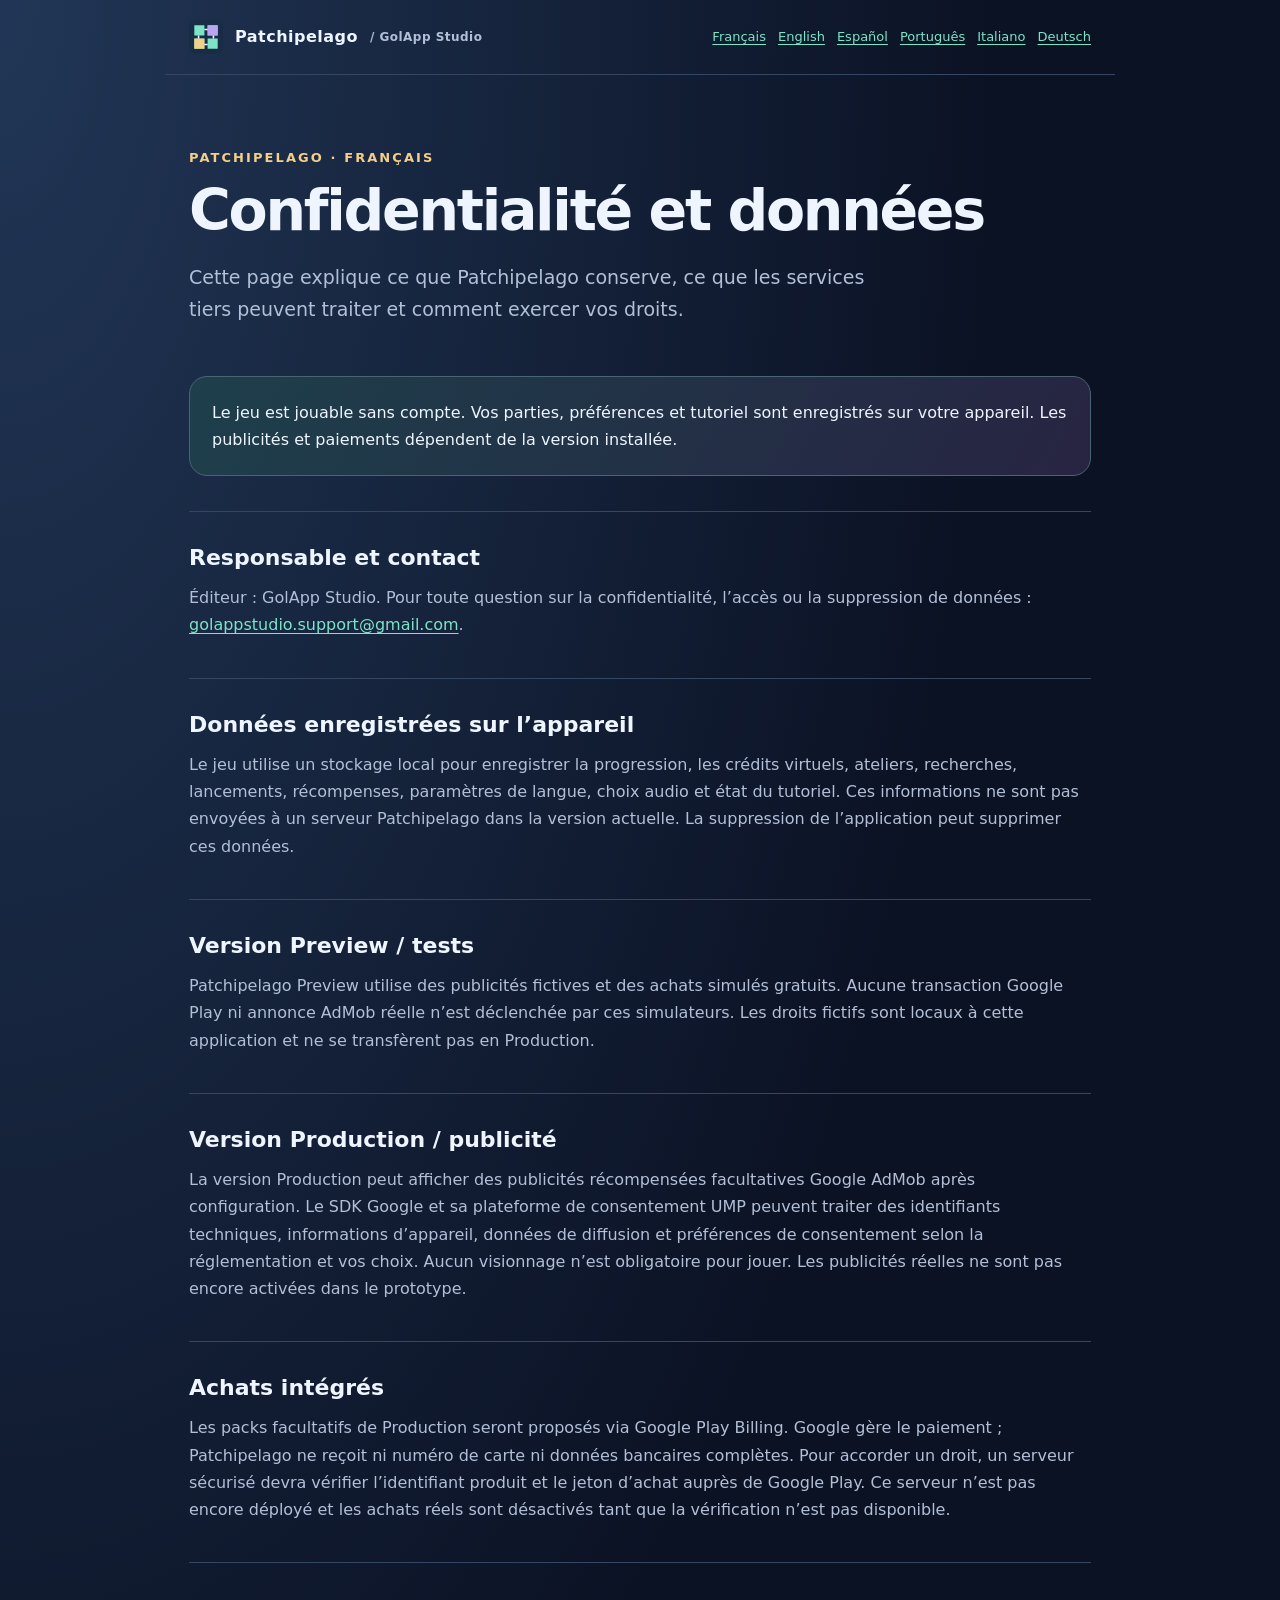
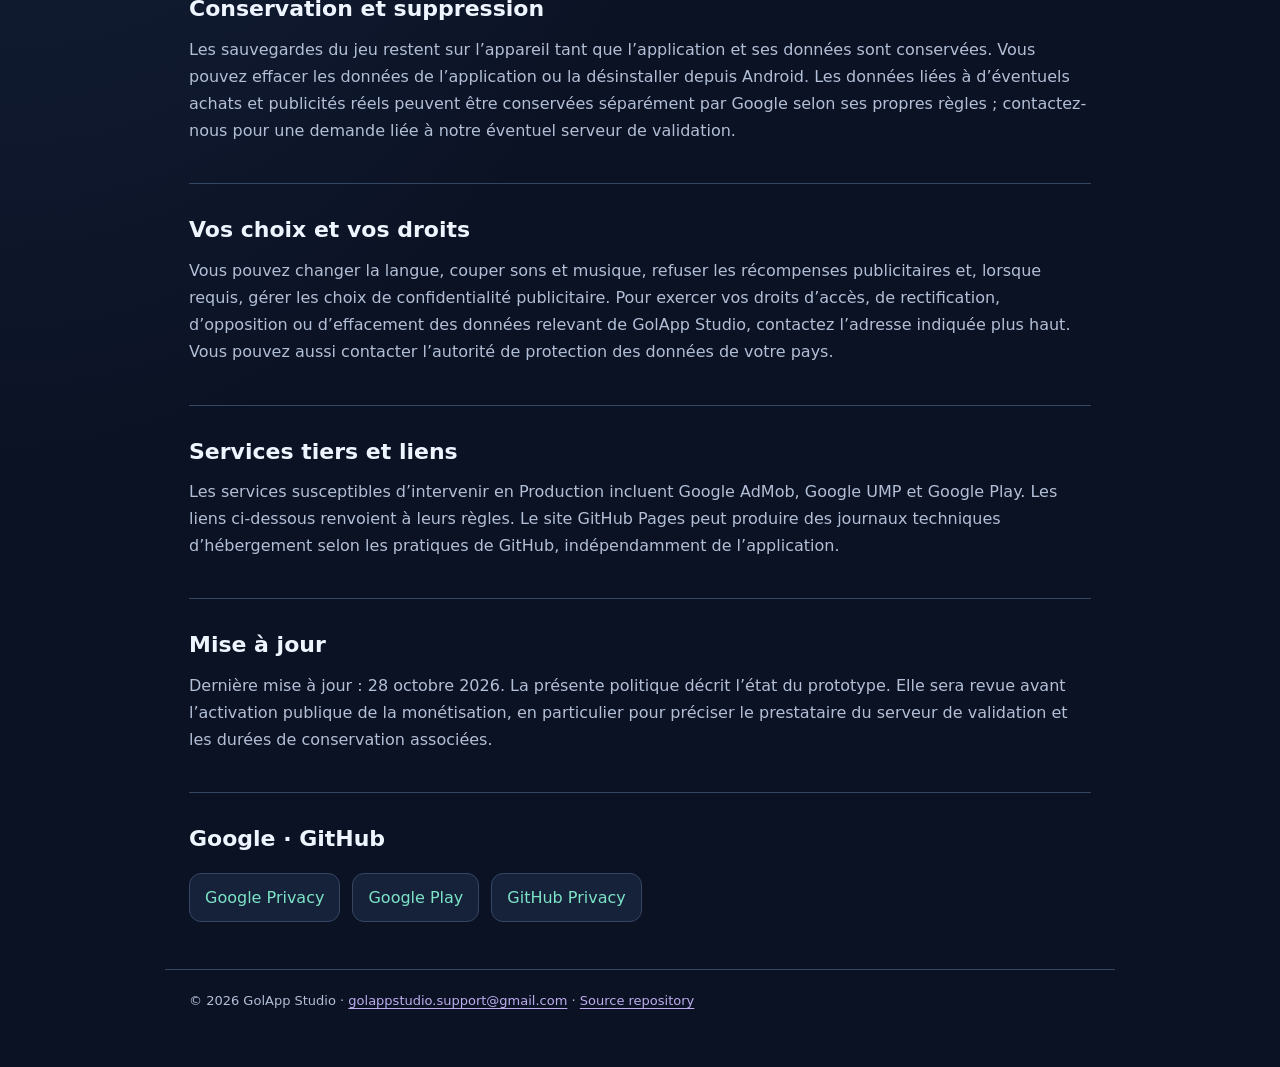
<file: index.html>
<!doctype html>
<html lang="fr"><head><meta charset="utf-8"><meta name="viewport" content="width=device-width,initial-scale=1"><meta name="theme-color" content="#0b1224"><meta name="referrer" content="strict-origin-when-cross-origin"><meta name="description" content="Cette page explique ce que Patchipelago conserve, ce que les services tiers peuvent traiter et comment exercer vos droits."><title>Confidentialité et données · Patchipelago</title><link rel="icon" href="./favicon.svg" type="image/svg+xml"><link rel="stylesheet" href="./styles.css"></head><body><header><a class="brand" href="./"><svg viewBox="0 0 64 64" role="img" aria-label="Patchipelago mark"><rect width="64" height="64" rx="14" fill="#192c45"/><path d="M10 10h19v19H10zM35 10h19v19H35zM10 35h19v19H10zM35 35h19v19H35z" fill="#7ce4c7"/><path d="M35 10h19v19H35z" fill="#b9a4ef"/><path d="M10 35h19v19H10z" fill="#f5ce88"/><path d="M29 18h6M18 29v6M46 29v6M29 46h6" stroke="#f0f7ff" stroke-width="3"/></svg> Patchipelago <span style="color:var(--muted);font-size:12px">/ GolApp Studio</span></a><nav class="lang" aria-label="Languages"><a hreflang="fr" lang="fr" href="./">Français</a><a hreflang="en" lang="en" href="./en.html">English</a><a hreflang="es" lang="es" href="./es.html">Español</a><a hreflang="pt" lang="pt" href="./pt.html">Português</a><a hreflang="it" lang="it" href="./it.html">Italiano</a><a hreflang="de" lang="de" href="./de.html">Deutsch</a></nav></header><main><div class="hero"><div class="eyebrow">Patchipelago · Français</div><h1>Confidentialité et données</h1><p class="lead">Cette page explique ce que Patchipelago conserve, ce que les services tiers peuvent traiter et comment exercer vos droits.</p></div><div class="summary">Le jeu est jouable sans compte. Vos parties, préférences et tutoriel sont enregistrés sur votre appareil. Les publicités et paiements dépendent de la version installée.</div><section class="section"><h2>Responsable et contact</h2><p>Éditeur : GolApp Studio. Pour toute question sur la confidentialité, l’accès ou la suppression de données : <a href="mailto:golappstudio.support@gmail.com">golappstudio.support@gmail.com</a>.</p></section>
<section class="section"><h2>Données enregistrées sur l’appareil</h2><p>Le jeu utilise un stockage local pour enregistrer la progression, les crédits virtuels, ateliers, recherches, lancements, récompenses, paramètres de langue, choix audio et état du tutoriel. Ces informations ne sont pas envoyées à un serveur Patchipelago dans la version actuelle. La suppression de l’application peut supprimer ces données.</p></section>
<section class="section"><h2>Version Preview / tests</h2><p>Patchipelago Preview utilise des publicités fictives et des achats simulés gratuits. Aucune transaction Google Play ni annonce AdMob réelle n’est déclenchée par ces simulateurs. Les droits fictifs sont locaux à cette application et ne se transfèrent pas en Production.</p></section>
<section class="section"><h2>Version Production / publicité</h2><p>La version Production peut afficher des publicités récompensées facultatives Google AdMob après configuration. Le SDK Google et sa plateforme de consentement UMP peuvent traiter des identifiants techniques, informations d’appareil, données de diffusion et préférences de consentement selon la réglementation et vos choix. Aucun visionnage n’est obligatoire pour jouer. Les publicités réelles ne sont pas encore activées dans le prototype.</p></section>
<section class="section"><h2>Achats intégrés</h2><p>Les packs facultatifs de Production seront proposés via Google Play Billing. Google gère le paiement ; Patchipelago ne reçoit ni numéro de carte ni données bancaires complètes. Pour accorder un droit, un serveur sécurisé devra vérifier l’identifiant produit et le jeton d’achat auprès de Google Play. Ce serveur n’est pas encore déployé et les achats réels sont désactivés tant que la vérification n’est pas disponible.</p></section>
<section class="section"><h2>Conservation et suppression</h2><p>Les sauvegardes du jeu restent sur l’appareil tant que l’application et ses données sont conservées. Vous pouvez effacer les données de l’application ou la désinstaller depuis Android. Les données liées à d’éventuels achats et publicités réels peuvent être conservées séparément par Google selon ses propres règles ; contactez-nous pour une demande liée à notre éventuel serveur de validation.</p></section>
<section class="section"><h2>Vos choix et vos droits</h2><p>Vous pouvez changer la langue, couper sons et musique, refuser les récompenses publicitaires et, lorsque requis, gérer les choix de confidentialité publicitaire. Pour exercer vos droits d’accès, de rectification, d’opposition ou d’effacement des données relevant de GolApp Studio, contactez l’adresse indiquée plus haut. Vous pouvez aussi contacter l’autorité de protection des données de votre pays.</p></section>
<section class="section"><h2>Services tiers et liens</h2><p>Les services susceptibles d’intervenir en Production incluent Google AdMob, Google UMP et Google Play. Les liens ci-dessous renvoient à leurs règles. Le site GitHub Pages peut produire des journaux techniques d’hébergement selon les pratiques de GitHub, indépendamment de l’application.</p></section>
<section class="section"><h2>Mise à jour</h2><p>Dernière mise à jour : 28 octobre 2026. La présente politique décrit l’état du prototype. Elle sera revue avant l’activation publique de la monétisation, en particulier pour préciser le prestataire du serveur de validation et les durées de conservation associées.</p></section><section class="section"><h2>Google · GitHub</h2><div class="linkcards"><a href="https://policies.google.com/privacy" target="_blank" rel="noopener noreferrer">Google Privacy</a><a href="https://support.google.com/googleplay/answer/2479637" target="_blank" rel="noopener noreferrer">Google Play</a><a href="https://docs.github.com/en/site-policy/privacy-policies/github-general-privacy-statement" target="_blank" rel="noopener noreferrer">GitHub Privacy</a></div></section></main><footer>© 2026 GolApp Studio · <a href="mailto:golappstudio.support@gmail.com">golappstudio.support@gmail.com</a> · <a href="https://github.com/ShamsGolap/patchipelago-privacy">Source repository</a></footer></body></html>
</file>
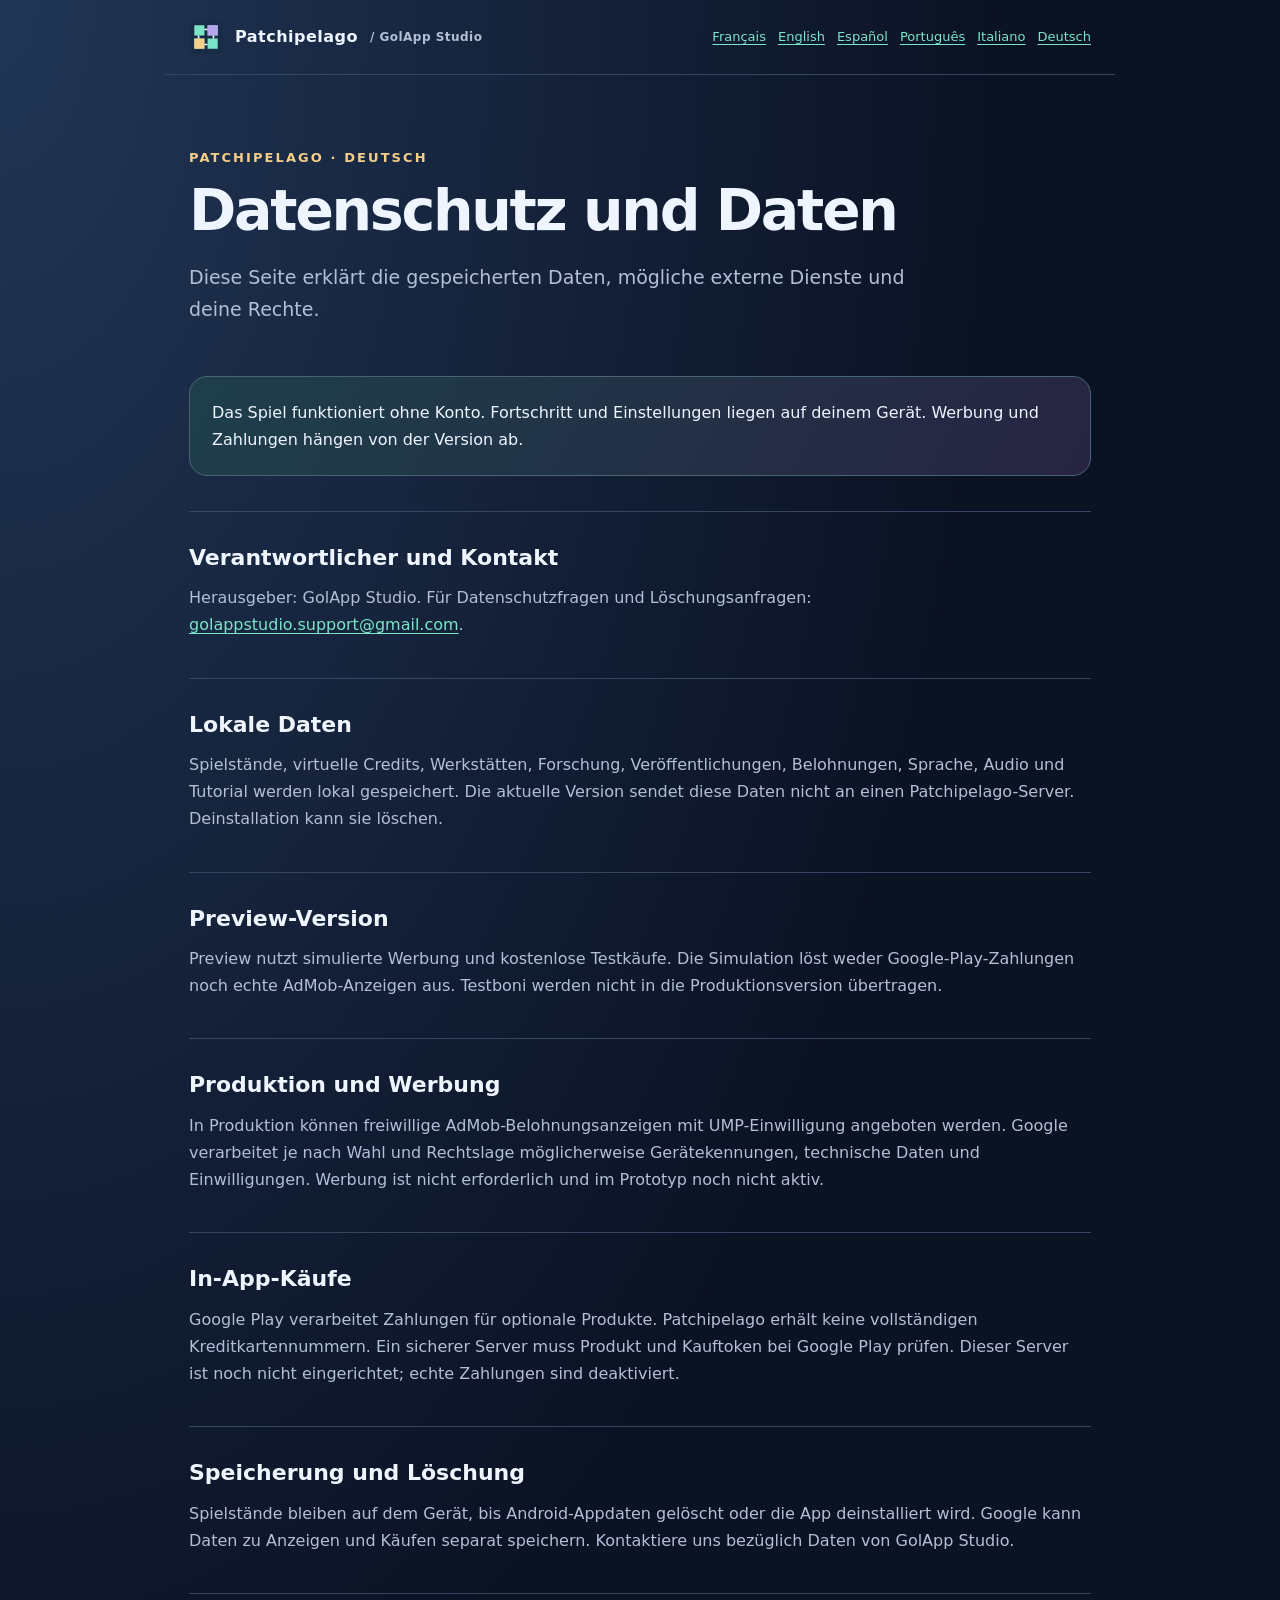
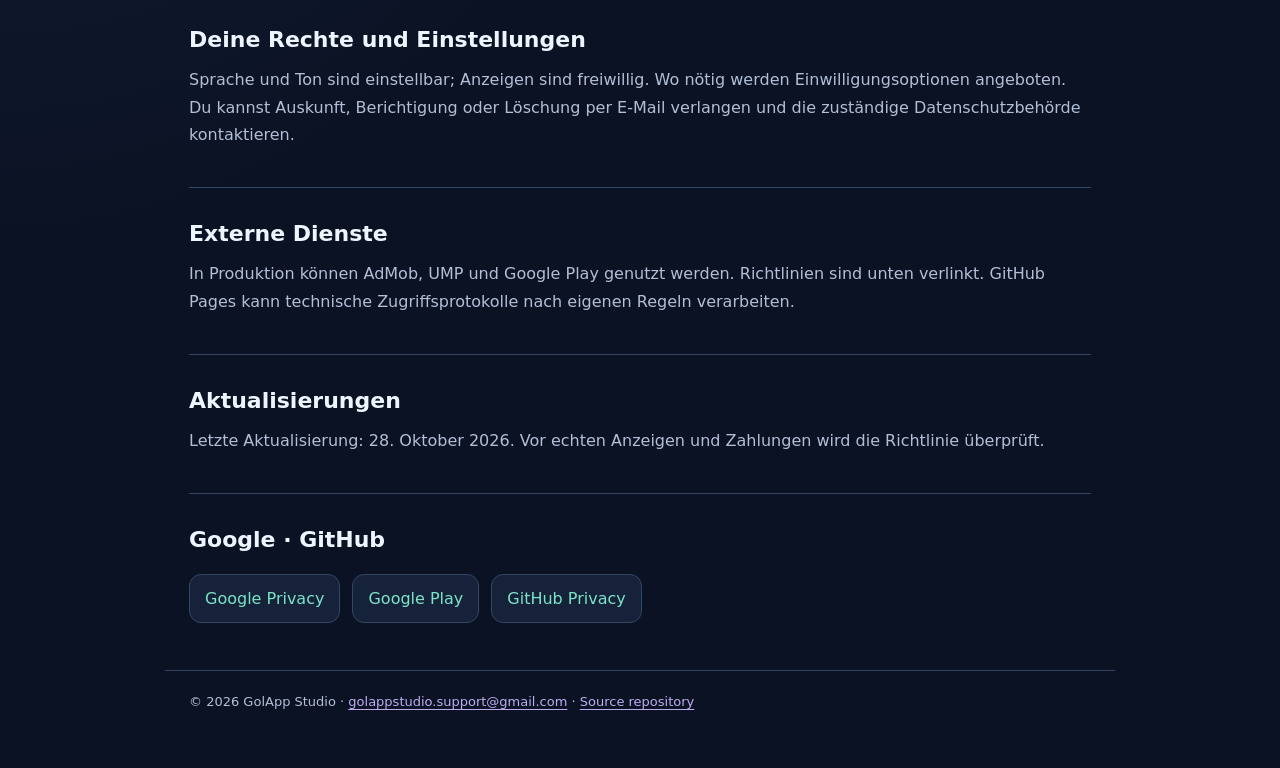
<file: de.html>
<!doctype html>
<html lang="de"><head><meta charset="utf-8"><meta name="viewport" content="width=device-width,initial-scale=1"><meta name="theme-color" content="#0b1224"><meta name="referrer" content="strict-origin-when-cross-origin"><meta name="description" content="Diese Seite erklärt die gespeicherten Daten, mögliche externe Dienste und deine Rechte."><title>Datenschutz und Daten · Patchipelago</title><link rel="icon" href="./favicon.svg" type="image/svg+xml"><link rel="stylesheet" href="./styles.css"></head><body><header><a class="brand" href="./"><svg viewBox="0 0 64 64" role="img" aria-label="Patchipelago mark"><rect width="64" height="64" rx="14" fill="#192c45"/><path d="M10 10h19v19H10zM35 10h19v19H35zM10 35h19v19H10zM35 35h19v19H35z" fill="#7ce4c7"/><path d="M35 10h19v19H35z" fill="#b9a4ef"/><path d="M10 35h19v19H10z" fill="#f5ce88"/><path d="M29 18h6M18 29v6M46 29v6M29 46h6" stroke="#f0f7ff" stroke-width="3"/></svg> Patchipelago <span style="color:var(--muted);font-size:12px">/ GolApp Studio</span></a><nav class="lang" aria-label="Languages"><a hreflang="fr" lang="fr" href="./">Français</a><a hreflang="en" lang="en" href="./en.html">English</a><a hreflang="es" lang="es" href="./es.html">Español</a><a hreflang="pt" lang="pt" href="./pt.html">Português</a><a hreflang="it" lang="it" href="./it.html">Italiano</a><a hreflang="de" lang="de" href="./de.html">Deutsch</a></nav></header><main><div class="hero"><div class="eyebrow">Patchipelago · Deutsch</div><h1>Datenschutz und Daten</h1><p class="lead">Diese Seite erklärt die gespeicherten Daten, mögliche externe Dienste und deine Rechte.</p></div><div class="summary">Das Spiel funktioniert ohne Konto. Fortschritt und Einstellungen liegen auf deinem Gerät. Werbung und Zahlungen hängen von der Version ab.</div><section class="section"><h2>Verantwortlicher und Kontakt</h2><p>Herausgeber: GolApp Studio. Für Datenschutzfragen und Löschungsanfragen: <a href="mailto:golappstudio.support@gmail.com">golappstudio.support@gmail.com</a>.</p></section>
<section class="section"><h2>Lokale Daten</h2><p>Spielstände, virtuelle Credits, Werkstätten, Forschung, Veröffentlichungen, Belohnungen, Sprache, Audio und Tutorial werden lokal gespeichert. Die aktuelle Version sendet diese Daten nicht an einen Patchipelago-Server. Deinstallation kann sie löschen.</p></section>
<section class="section"><h2>Preview-Version</h2><p>Preview nutzt simulierte Werbung und kostenlose Testkäufe. Die Simulation löst weder Google-Play-Zahlungen noch echte AdMob-Anzeigen aus. Testboni werden nicht in die Produktionsversion übertragen.</p></section>
<section class="section"><h2>Produktion und Werbung</h2><p>In Produktion können freiwillige AdMob-Belohnungsanzeigen mit UMP-Einwilligung angeboten werden. Google verarbeitet je nach Wahl und Rechtslage möglicherweise Gerätekennungen, technische Daten und Einwilligungen. Werbung ist nicht erforderlich und im Prototyp noch nicht aktiv.</p></section>
<section class="section"><h2>In-App-Käufe</h2><p>Google Play verarbeitet Zahlungen für optionale Produkte. Patchipelago erhält keine vollständigen Kreditkartennummern. Ein sicherer Server muss Produkt und Kauftoken bei Google Play prüfen. Dieser Server ist noch nicht eingerichtet; echte Zahlungen sind deaktiviert.</p></section>
<section class="section"><h2>Speicherung und Löschung</h2><p>Spielstände bleiben auf dem Gerät, bis Android-Appdaten gelöscht oder die App deinstalliert wird. Google kann Daten zu Anzeigen und Käufen separat speichern. Kontaktiere uns bezüglich Daten von GolApp Studio.</p></section>
<section class="section"><h2>Deine Rechte und Einstellungen</h2><p>Sprache und Ton sind einstellbar; Anzeigen sind freiwillig. Wo nötig werden Einwilligungsoptionen angeboten. Du kannst Auskunft, Berichtigung oder Löschung per E-Mail verlangen und die zuständige Datenschutzbehörde kontaktieren.</p></section>
<section class="section"><h2>Externe Dienste</h2><p>In Produktion können AdMob, UMP und Google Play genutzt werden. Richtlinien sind unten verlinkt. GitHub Pages kann technische Zugriffsprotokolle nach eigenen Regeln verarbeiten.</p></section>
<section class="section"><h2>Aktualisierungen</h2><p>Letzte Aktualisierung: 28. Oktober 2026. Vor echten Anzeigen und Zahlungen wird die Richtlinie überprüft.</p></section><section class="section"><h2>Google · GitHub</h2><div class="linkcards"><a href="https://policies.google.com/privacy" target="_blank" rel="noopener noreferrer">Google Privacy</a><a href="https://support.google.com/googleplay/answer/2479637" target="_blank" rel="noopener noreferrer">Google Play</a><a href="https://docs.github.com/en/site-policy/privacy-policies/github-general-privacy-statement" target="_blank" rel="noopener noreferrer">GitHub Privacy</a></div></section></main><footer>© 2026 GolApp Studio · <a href="mailto:golappstudio.support@gmail.com">golappstudio.support@gmail.com</a> · <a href="https://github.com/ShamsGolap/patchipelago-privacy">Source repository</a></footer></body></html>
</file>
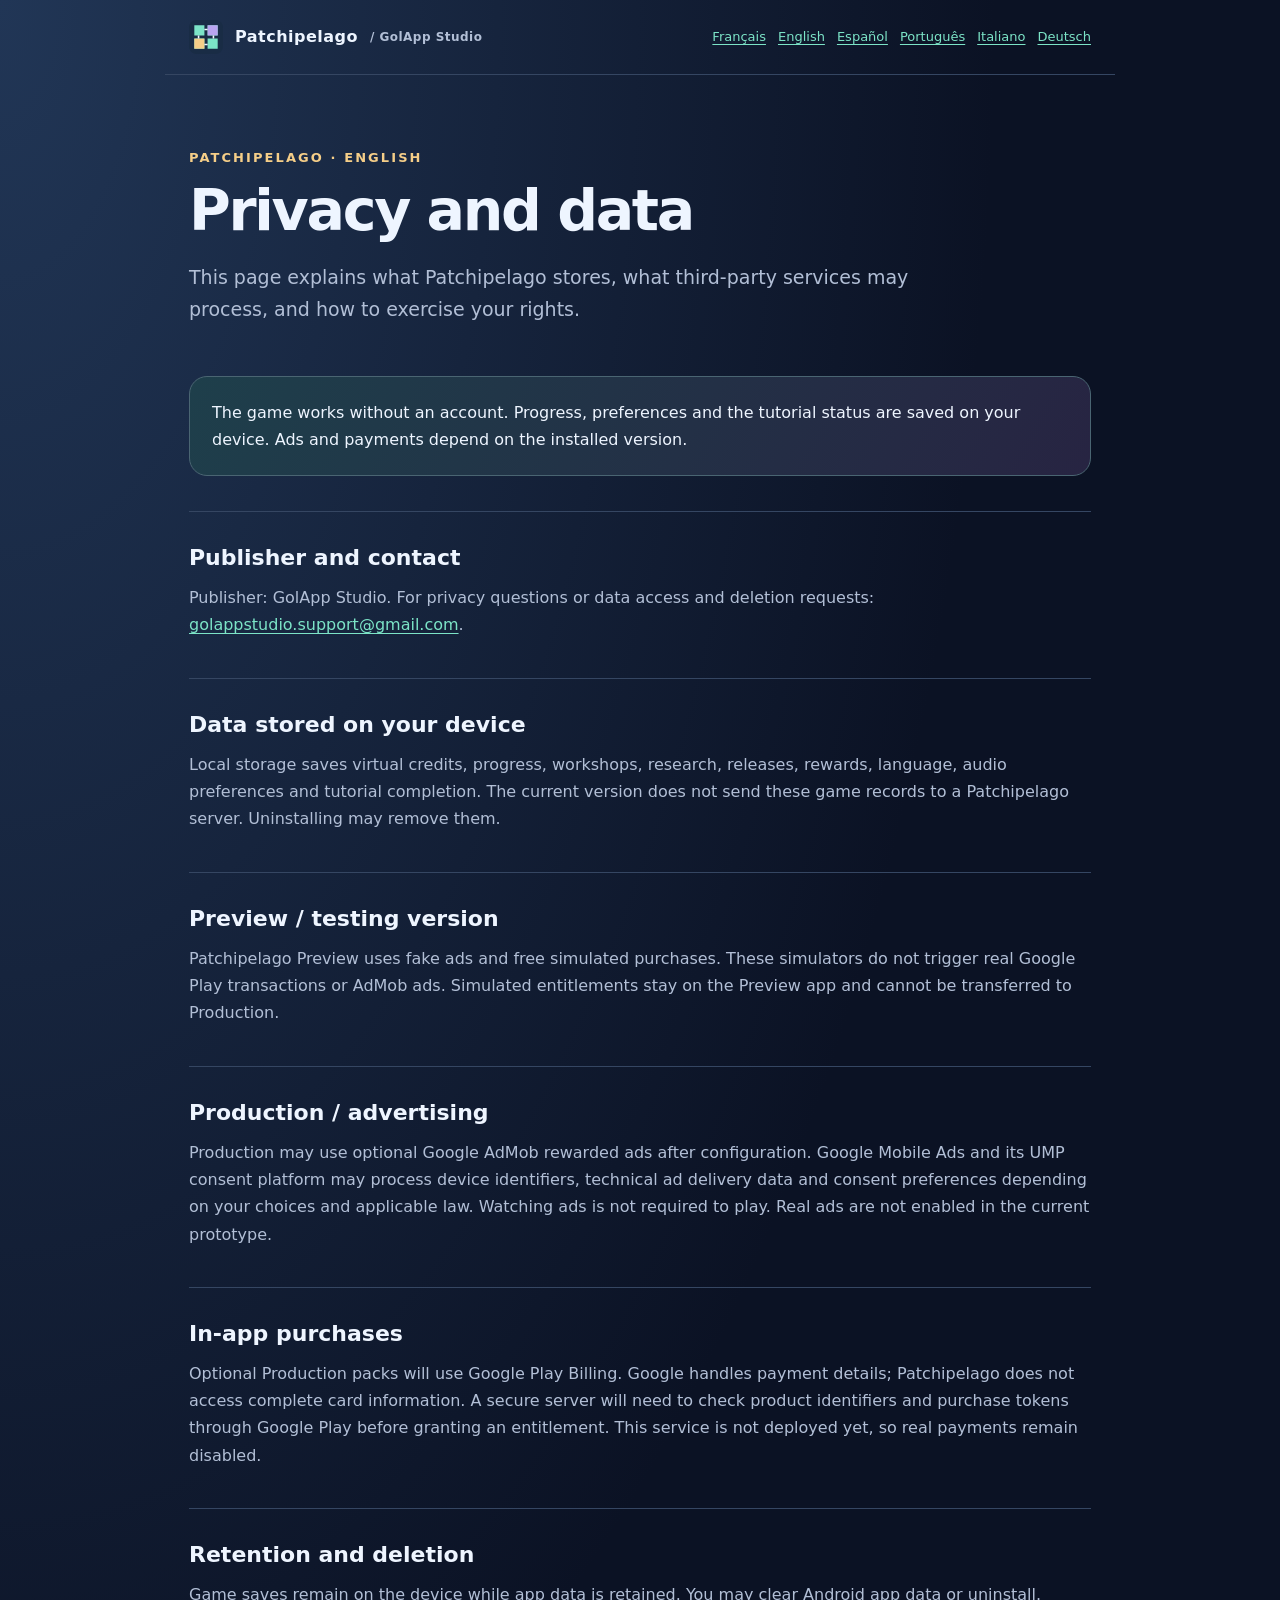
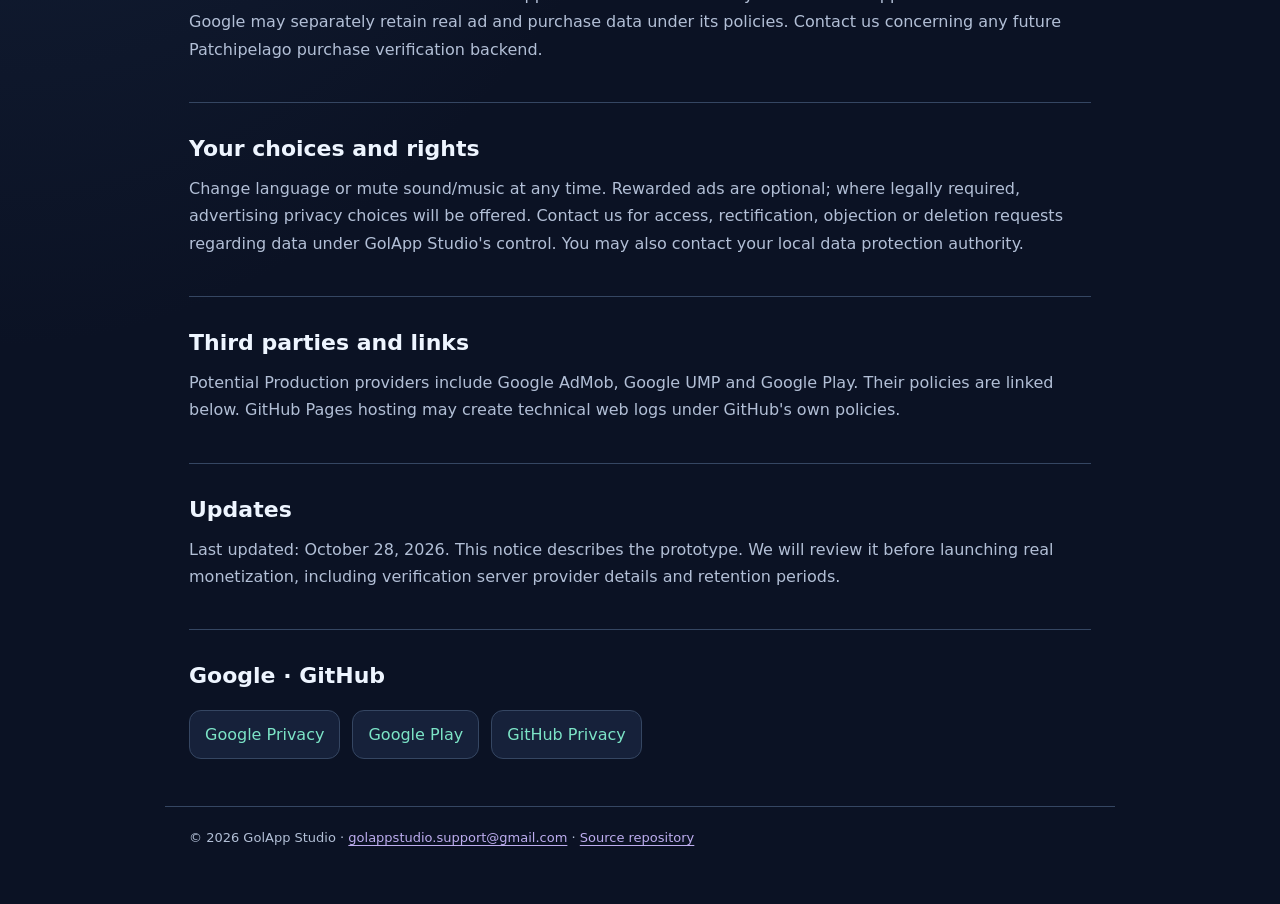
<file: en.html>
<!doctype html>
<html lang="en"><head><meta charset="utf-8"><meta name="viewport" content="width=device-width,initial-scale=1"><meta name="theme-color" content="#0b1224"><meta name="referrer" content="strict-origin-when-cross-origin"><meta name="description" content="This page explains what Patchipelago stores, what third-party services may process, and how to exercise your rights."><title>Privacy and data · Patchipelago</title><link rel="icon" href="./favicon.svg" type="image/svg+xml"><link rel="stylesheet" href="./styles.css"></head><body><header><a class="brand" href="./"><svg viewBox="0 0 64 64" role="img" aria-label="Patchipelago mark"><rect width="64" height="64" rx="14" fill="#192c45"/><path d="M10 10h19v19H10zM35 10h19v19H35zM10 35h19v19H10zM35 35h19v19H35z" fill="#7ce4c7"/><path d="M35 10h19v19H35z" fill="#b9a4ef"/><path d="M10 35h19v19H10z" fill="#f5ce88"/><path d="M29 18h6M18 29v6M46 29v6M29 46h6" stroke="#f0f7ff" stroke-width="3"/></svg> Patchipelago <span style="color:var(--muted);font-size:12px">/ GolApp Studio</span></a><nav class="lang" aria-label="Languages"><a hreflang="fr" lang="fr" href="./">Français</a><a hreflang="en" lang="en" href="./en.html">English</a><a hreflang="es" lang="es" href="./es.html">Español</a><a hreflang="pt" lang="pt" href="./pt.html">Português</a><a hreflang="it" lang="it" href="./it.html">Italiano</a><a hreflang="de" lang="de" href="./de.html">Deutsch</a></nav></header><main><div class="hero"><div class="eyebrow">Patchipelago · English</div><h1>Privacy and data</h1><p class="lead">This page explains what Patchipelago stores, what third-party services may process, and how to exercise your rights.</p></div><div class="summary">The game works without an account. Progress, preferences and the tutorial status are saved on your device. Ads and payments depend on the installed version.</div><section class="section"><h2>Publisher and contact</h2><p>Publisher: GolApp Studio. For privacy questions or data access and deletion requests: <a href="mailto:golappstudio.support@gmail.com">golappstudio.support@gmail.com</a>.</p></section>
<section class="section"><h2>Data stored on your device</h2><p>Local storage saves virtual credits, progress, workshops, research, releases, rewards, language, audio preferences and tutorial completion. The current version does not send these game records to a Patchipelago server. Uninstalling may remove them.</p></section>
<section class="section"><h2>Preview / testing version</h2><p>Patchipelago Preview uses fake ads and free simulated purchases. These simulators do not trigger real Google Play transactions or AdMob ads. Simulated entitlements stay on the Preview app and cannot be transferred to Production.</p></section>
<section class="section"><h2>Production / advertising</h2><p>Production may use optional Google AdMob rewarded ads after configuration. Google Mobile Ads and its UMP consent platform may process device identifiers, technical ad delivery data and consent preferences depending on your choices and applicable law. Watching ads is not required to play. Real ads are not enabled in the current prototype.</p></section>
<section class="section"><h2>In-app purchases</h2><p>Optional Production packs will use Google Play Billing. Google handles payment details; Patchipelago does not access complete card information. A secure server will need to check product identifiers and purchase tokens through Google Play before granting an entitlement. This service is not deployed yet, so real payments remain disabled.</p></section>
<section class="section"><h2>Retention and deletion</h2><p>Game saves remain on the device while app data is retained. You may clear Android app data or uninstall. Google may separately retain real ad and purchase data under its policies. Contact us concerning any future Patchipelago purchase verification backend.</p></section>
<section class="section"><h2>Your choices and rights</h2><p>Change language or mute sound/music at any time. Rewarded ads are optional; where legally required, advertising privacy choices will be offered. Contact us for access, rectification, objection or deletion requests regarding data under GolApp Studio's control. You may also contact your local data protection authority.</p></section>
<section class="section"><h2>Third parties and links</h2><p>Potential Production providers include Google AdMob, Google UMP and Google Play. Their policies are linked below. GitHub Pages hosting may create technical web logs under GitHub's own policies.</p></section>
<section class="section"><h2>Updates</h2><p>Last updated: October 28, 2026. This notice describes the prototype. We will review it before launching real monetization, including verification server provider details and retention periods.</p></section><section class="section"><h2>Google · GitHub</h2><div class="linkcards"><a href="https://policies.google.com/privacy" target="_blank" rel="noopener noreferrer">Google Privacy</a><a href="https://support.google.com/googleplay/answer/2479637" target="_blank" rel="noopener noreferrer">Google Play</a><a href="https://docs.github.com/en/site-policy/privacy-policies/github-general-privacy-statement" target="_blank" rel="noopener noreferrer">GitHub Privacy</a></div></section></main><footer>© 2026 GolApp Studio · <a href="mailto:golappstudio.support@gmail.com">golappstudio.support@gmail.com</a> · <a href="https://github.com/ShamsGolap/patchipelago-privacy">Source repository</a></footer></body></html>
</file>
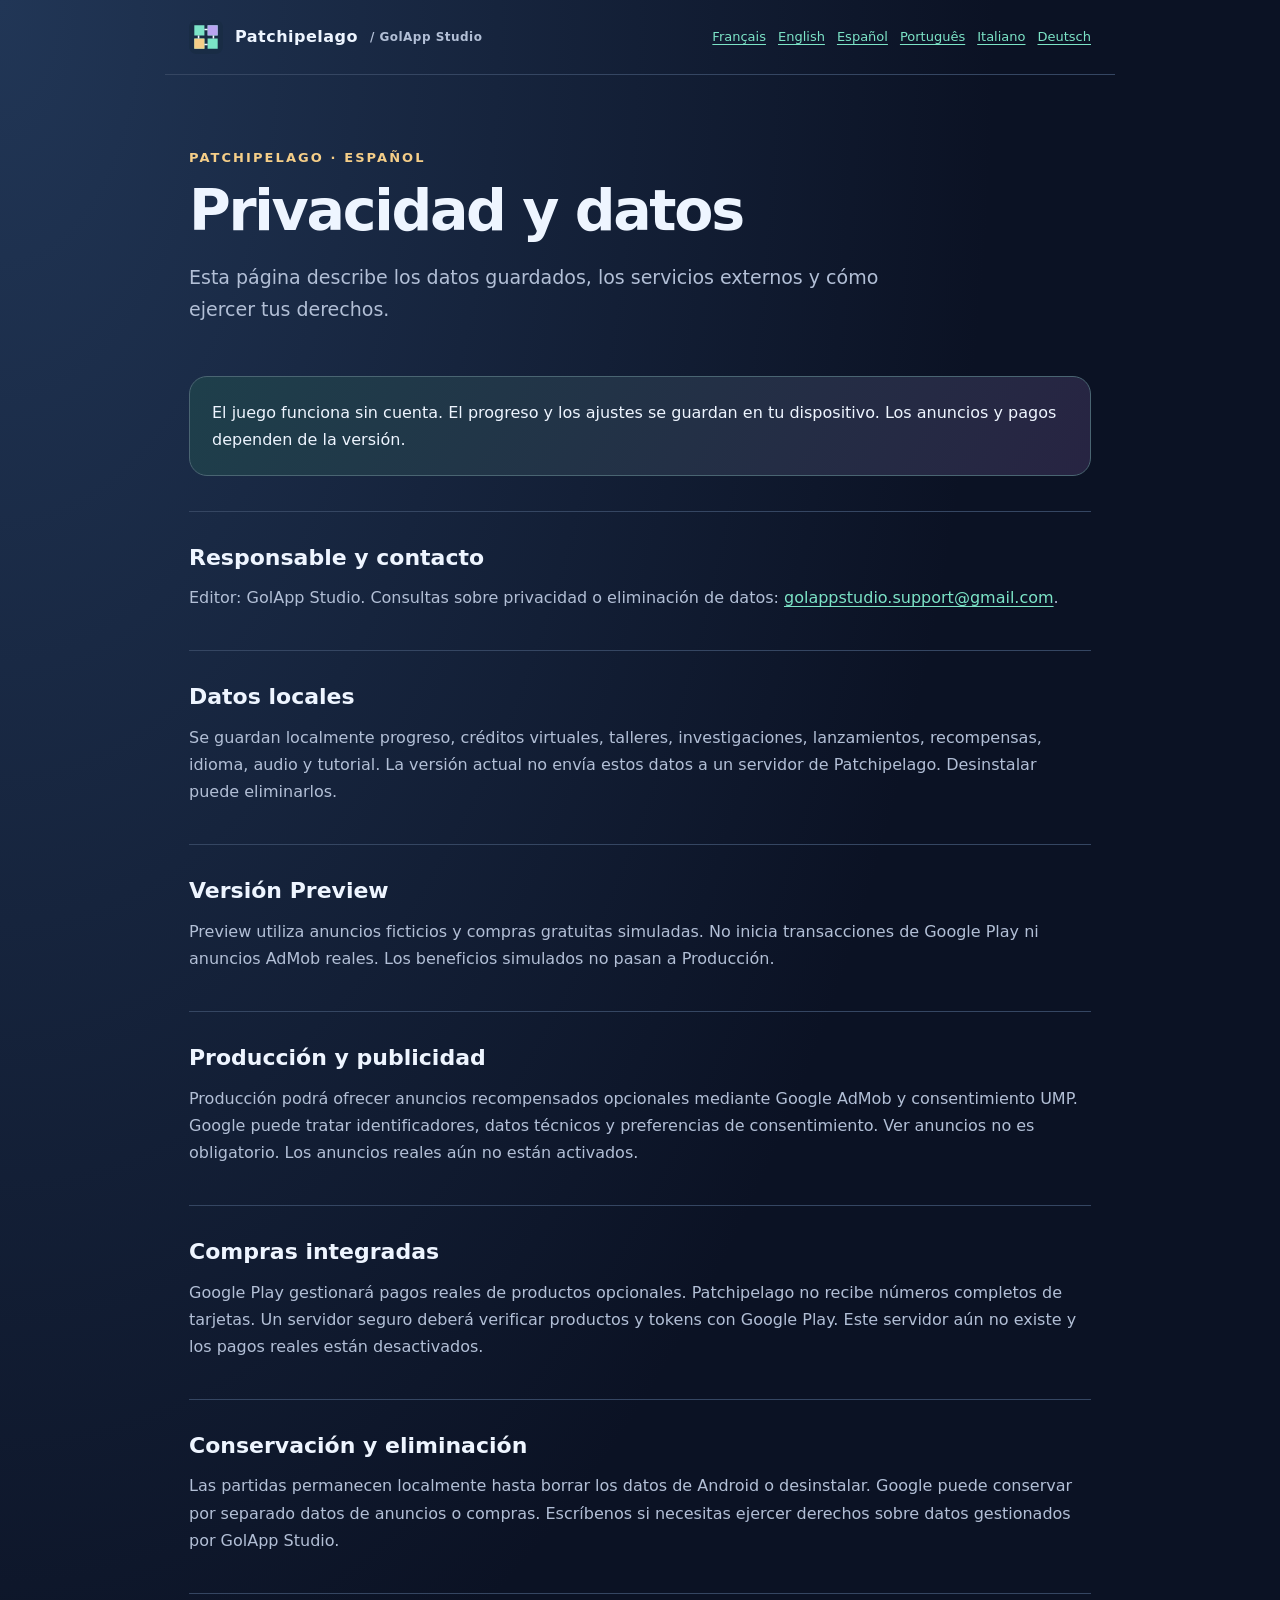
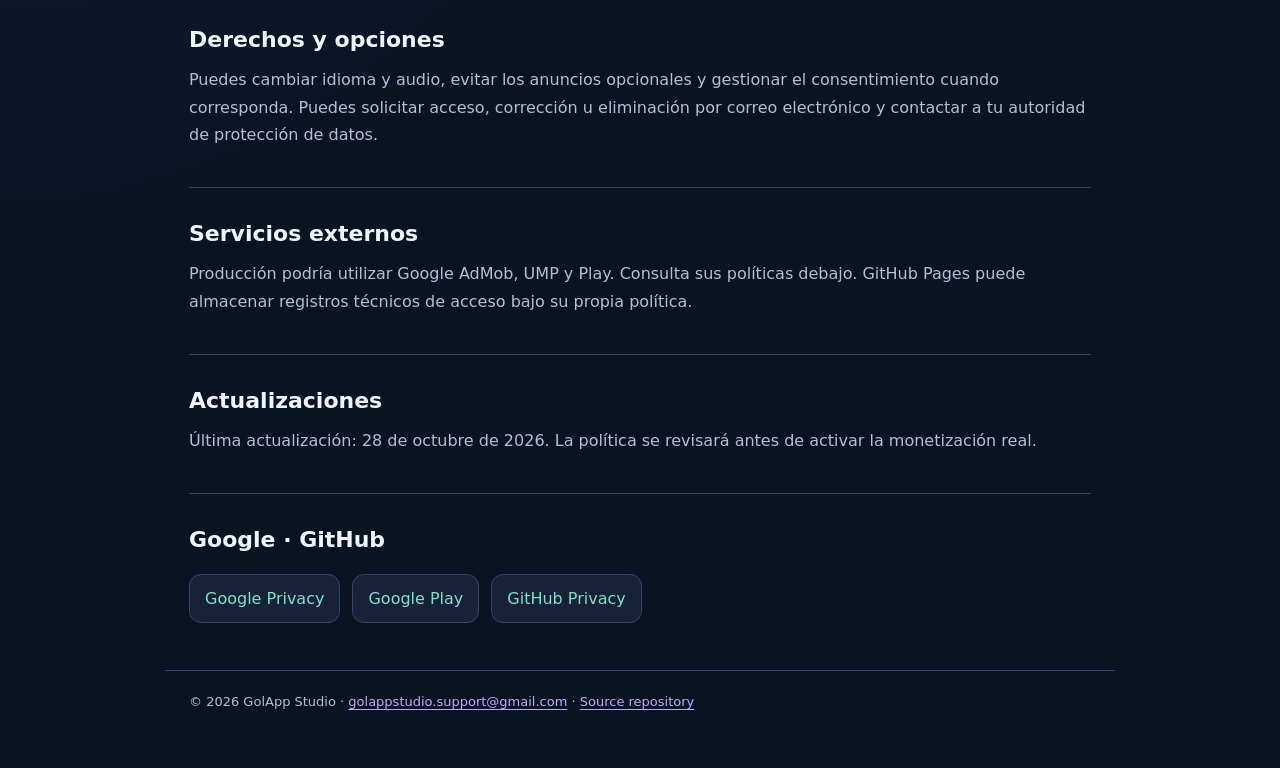
<file: es.html>
<!doctype html>
<html lang="es"><head><meta charset="utf-8"><meta name="viewport" content="width=device-width,initial-scale=1"><meta name="theme-color" content="#0b1224"><meta name="referrer" content="strict-origin-when-cross-origin"><meta name="description" content="Esta página describe los datos guardados, los servicios externos y cómo ejercer tus derechos."><title>Privacidad y datos · Patchipelago</title><link rel="icon" href="./favicon.svg" type="image/svg+xml"><link rel="stylesheet" href="./styles.css"></head><body><header><a class="brand" href="./"><svg viewBox="0 0 64 64" role="img" aria-label="Patchipelago mark"><rect width="64" height="64" rx="14" fill="#192c45"/><path d="M10 10h19v19H10zM35 10h19v19H35zM10 35h19v19H10zM35 35h19v19H35z" fill="#7ce4c7"/><path d="M35 10h19v19H35z" fill="#b9a4ef"/><path d="M10 35h19v19H10z" fill="#f5ce88"/><path d="M29 18h6M18 29v6M46 29v6M29 46h6" stroke="#f0f7ff" stroke-width="3"/></svg> Patchipelago <span style="color:var(--muted);font-size:12px">/ GolApp Studio</span></a><nav class="lang" aria-label="Languages"><a hreflang="fr" lang="fr" href="./">Français</a><a hreflang="en" lang="en" href="./en.html">English</a><a hreflang="es" lang="es" href="./es.html">Español</a><a hreflang="pt" lang="pt" href="./pt.html">Português</a><a hreflang="it" lang="it" href="./it.html">Italiano</a><a hreflang="de" lang="de" href="./de.html">Deutsch</a></nav></header><main><div class="hero"><div class="eyebrow">Patchipelago · Español</div><h1>Privacidad y datos</h1><p class="lead">Esta página describe los datos guardados, los servicios externos y cómo ejercer tus derechos.</p></div><div class="summary">El juego funciona sin cuenta. El progreso y los ajustes se guardan en tu dispositivo. Los anuncios y pagos dependen de la versión.</div><section class="section"><h2>Responsable y contacto</h2><p>Editor: GolApp Studio. Consultas sobre privacidad o eliminación de datos: <a href="mailto:golappstudio.support@gmail.com">golappstudio.support@gmail.com</a>.</p></section>
<section class="section"><h2>Datos locales</h2><p>Se guardan localmente progreso, créditos virtuales, talleres, investigaciones, lanzamientos, recompensas, idioma, audio y tutorial. La versión actual no envía estos datos a un servidor de Patchipelago. Desinstalar puede eliminarlos.</p></section>
<section class="section"><h2>Versión Preview</h2><p>Preview utiliza anuncios ficticios y compras gratuitas simuladas. No inicia transacciones de Google Play ni anuncios AdMob reales. Los beneficios simulados no pasan a Producción.</p></section>
<section class="section"><h2>Producción y publicidad</h2><p>Producción podrá ofrecer anuncios recompensados opcionales mediante Google AdMob y consentimiento UMP. Google puede tratar identificadores, datos técnicos y preferencias de consentimiento. Ver anuncios no es obligatorio. Los anuncios reales aún no están activados.</p></section>
<section class="section"><h2>Compras integradas</h2><p>Google Play gestionará pagos reales de productos opcionales. Patchipelago no recibe números completos de tarjetas. Un servidor seguro deberá verificar productos y tokens con Google Play. Este servidor aún no existe y los pagos reales están desactivados.</p></section>
<section class="section"><h2>Conservación y eliminación</h2><p>Las partidas permanecen localmente hasta borrar los datos de Android o desinstalar. Google puede conservar por separado datos de anuncios o compras. Escríbenos si necesitas ejercer derechos sobre datos gestionados por GolApp Studio.</p></section>
<section class="section"><h2>Derechos y opciones</h2><p>Puedes cambiar idioma y audio, evitar los anuncios opcionales y gestionar el consentimiento cuando corresponda. Puedes solicitar acceso, corrección u eliminación por correo electrónico y contactar a tu autoridad de protección de datos.</p></section>
<section class="section"><h2>Servicios externos</h2><p>Producción podría utilizar Google AdMob, UMP y Play. Consulta sus políticas debajo. GitHub Pages puede almacenar registros técnicos de acceso bajo su propia política.</p></section>
<section class="section"><h2>Actualizaciones</h2><p>Última actualización: 28 de octubre de 2026. La política se revisará antes de activar la monetización real.</p></section><section class="section"><h2>Google · GitHub</h2><div class="linkcards"><a href="https://policies.google.com/privacy" target="_blank" rel="noopener noreferrer">Google Privacy</a><a href="https://support.google.com/googleplay/answer/2479637" target="_blank" rel="noopener noreferrer">Google Play</a><a href="https://docs.github.com/en/site-policy/privacy-policies/github-general-privacy-statement" target="_blank" rel="noopener noreferrer">GitHub Privacy</a></div></section></main><footer>© 2026 GolApp Studio · <a href="mailto:golappstudio.support@gmail.com">golappstudio.support@gmail.com</a> · <a href="https://github.com/ShamsGolap/patchipelago-privacy">Source repository</a></footer></body></html>
</file>
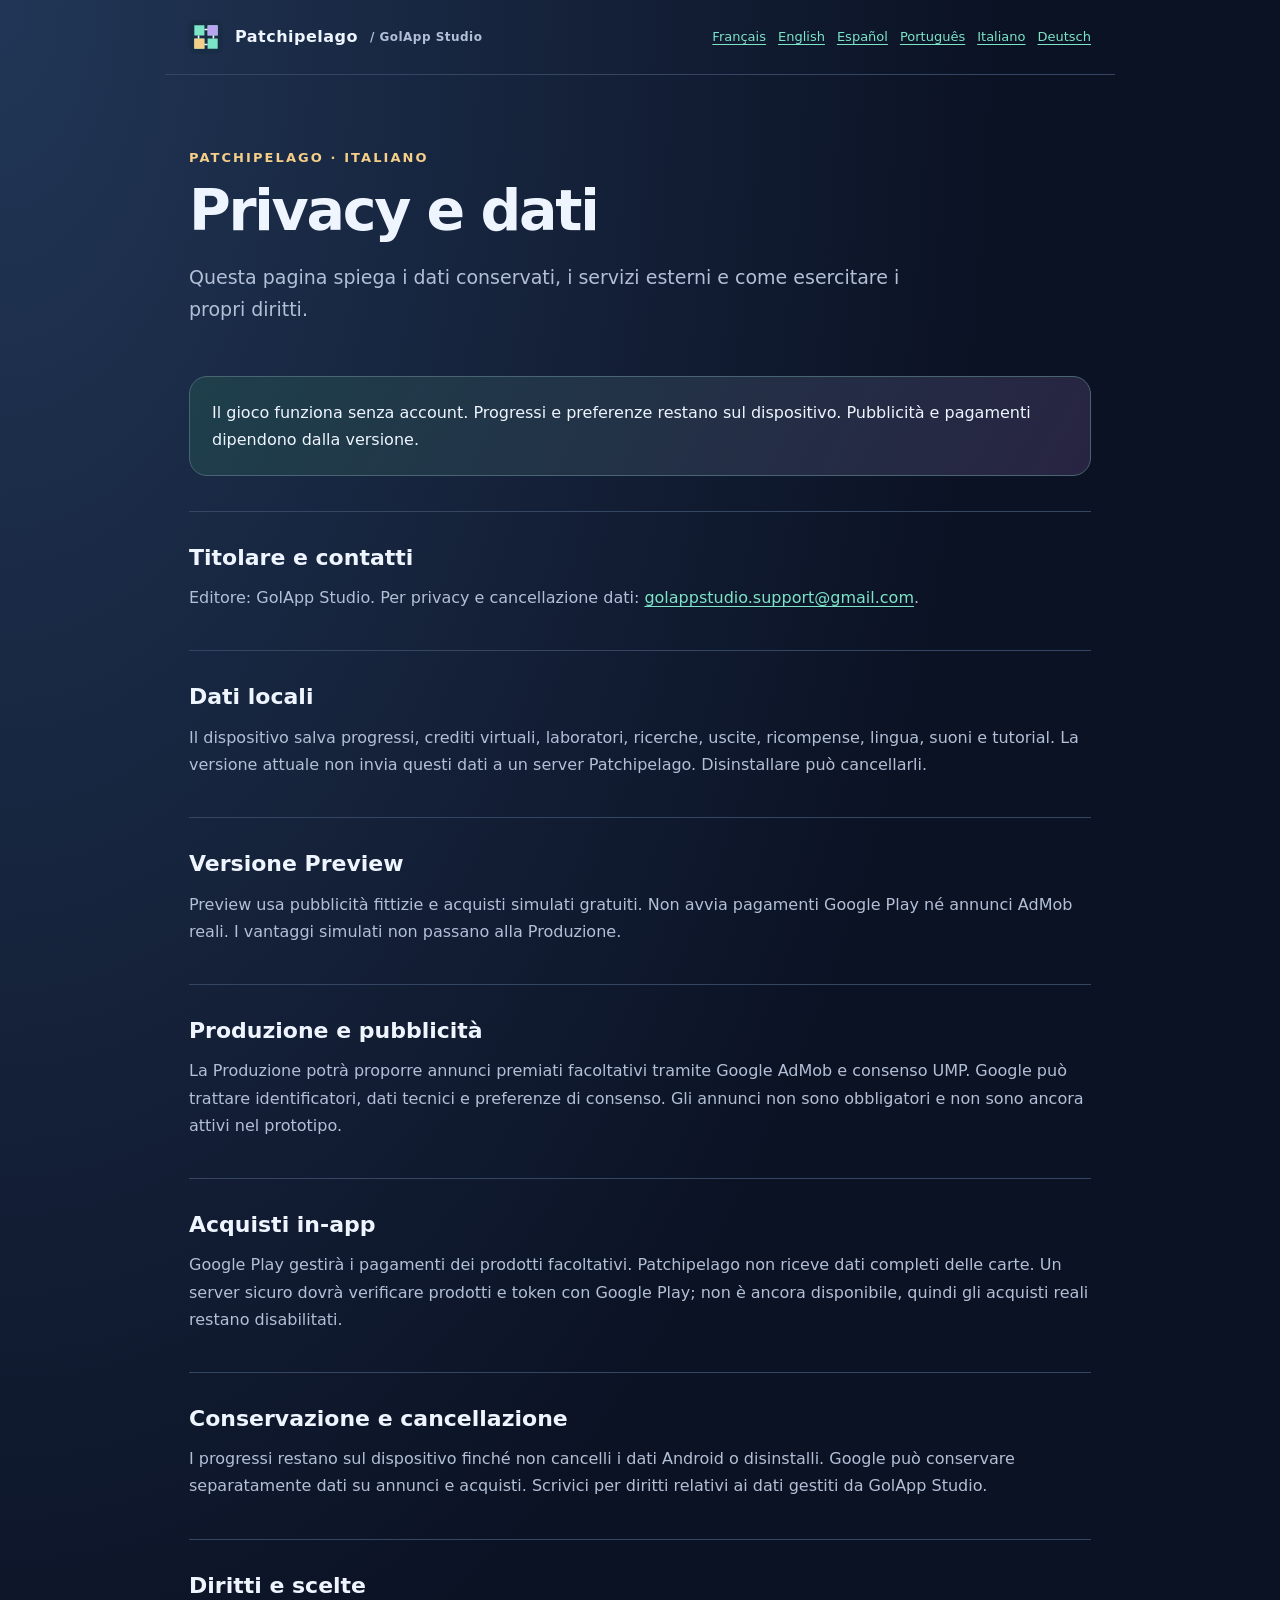
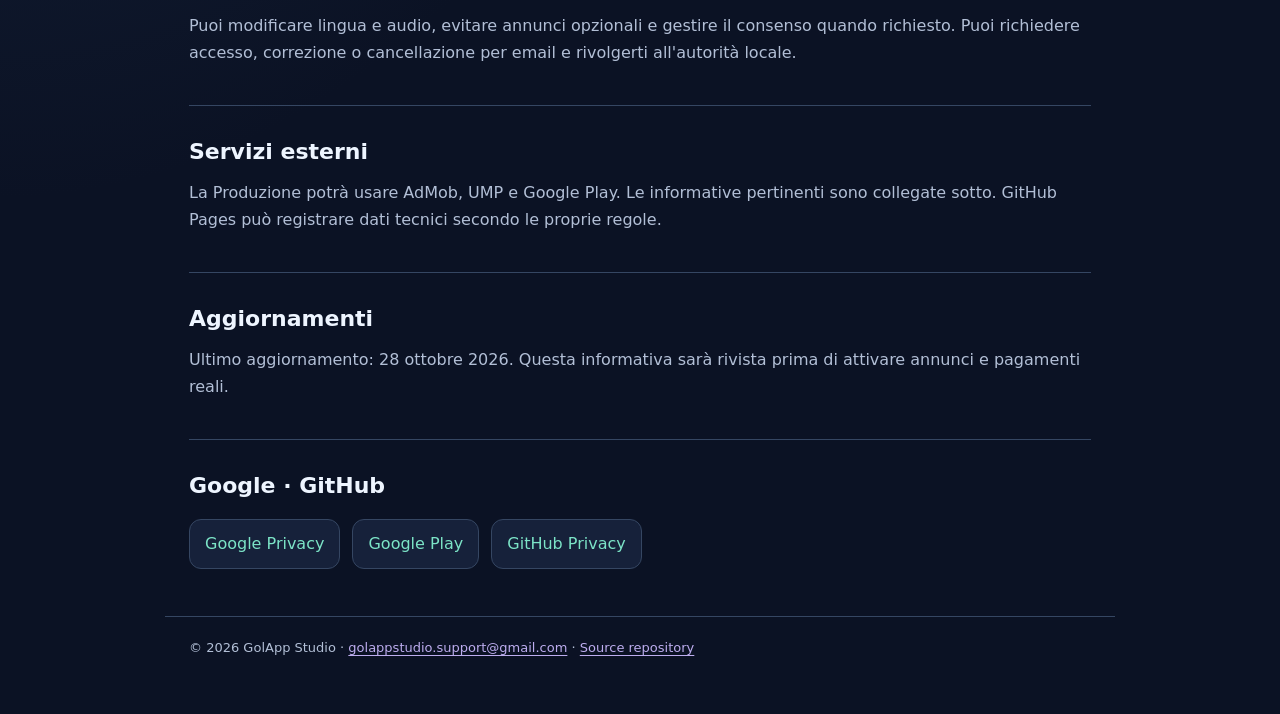
<file: it.html>
<!doctype html>
<html lang="it"><head><meta charset="utf-8"><meta name="viewport" content="width=device-width,initial-scale=1"><meta name="theme-color" content="#0b1224"><meta name="referrer" content="strict-origin-when-cross-origin"><meta name="description" content="Questa pagina spiega i dati conservati, i servizi esterni e come esercitare i propri diritti."><title>Privacy e dati · Patchipelago</title><link rel="icon" href="./favicon.svg" type="image/svg+xml"><link rel="stylesheet" href="./styles.css"></head><body><header><a class="brand" href="./"><svg viewBox="0 0 64 64" role="img" aria-label="Patchipelago mark"><rect width="64" height="64" rx="14" fill="#192c45"/><path d="M10 10h19v19H10zM35 10h19v19H35zM10 35h19v19H10zM35 35h19v19H35z" fill="#7ce4c7"/><path d="M35 10h19v19H35z" fill="#b9a4ef"/><path d="M10 35h19v19H10z" fill="#f5ce88"/><path d="M29 18h6M18 29v6M46 29v6M29 46h6" stroke="#f0f7ff" stroke-width="3"/></svg> Patchipelago <span style="color:var(--muted);font-size:12px">/ GolApp Studio</span></a><nav class="lang" aria-label="Languages"><a hreflang="fr" lang="fr" href="./">Français</a><a hreflang="en" lang="en" href="./en.html">English</a><a hreflang="es" lang="es" href="./es.html">Español</a><a hreflang="pt" lang="pt" href="./pt.html">Português</a><a hreflang="it" lang="it" href="./it.html">Italiano</a><a hreflang="de" lang="de" href="./de.html">Deutsch</a></nav></header><main><div class="hero"><div class="eyebrow">Patchipelago · Italiano</div><h1>Privacy e dati</h1><p class="lead">Questa pagina spiega i dati conservati, i servizi esterni e come esercitare i propri diritti.</p></div><div class="summary">Il gioco funziona senza account. Progressi e preferenze restano sul dispositivo. Pubblicità e pagamenti dipendono dalla versione.</div><section class="section"><h2>Titolare e contatti</h2><p>Editore: GolApp Studio. Per privacy e cancellazione dati: <a href="mailto:golappstudio.support@gmail.com">golappstudio.support@gmail.com</a>.</p></section>
<section class="section"><h2>Dati locali</h2><p>Il dispositivo salva progressi, crediti virtuali, laboratori, ricerche, uscite, ricompense, lingua, suoni e tutorial. La versione attuale non invia questi dati a un server Patchipelago. Disinstallare può cancellarli.</p></section>
<section class="section"><h2>Versione Preview</h2><p>Preview usa pubblicità fittizie e acquisti simulati gratuiti. Non avvia pagamenti Google Play né annunci AdMob reali. I vantaggi simulati non passano alla Produzione.</p></section>
<section class="section"><h2>Produzione e pubblicità</h2><p>La Produzione potrà proporre annunci premiati facoltativi tramite Google AdMob e consenso UMP. Google può trattare identificatori, dati tecnici e preferenze di consenso. Gli annunci non sono obbligatori e non sono ancora attivi nel prototipo.</p></section>
<section class="section"><h2>Acquisti in-app</h2><p>Google Play gestirà i pagamenti dei prodotti facoltativi. Patchipelago non riceve dati completi delle carte. Un server sicuro dovrà verificare prodotti e token con Google Play; non è ancora disponibile, quindi gli acquisti reali restano disabilitati.</p></section>
<section class="section"><h2>Conservazione e cancellazione</h2><p>I progressi restano sul dispositivo finché non cancelli i dati Android o disinstalli. Google può conservare separatamente dati su annunci e acquisti. Scrivici per diritti relativi ai dati gestiti da GolApp Studio.</p></section>
<section class="section"><h2>Diritti e scelte</h2><p>Puoi modificare lingua e audio, evitare annunci opzionali e gestire il consenso quando richiesto. Puoi richiedere accesso, correzione o cancellazione per email e rivolgerti all'autorità locale.</p></section>
<section class="section"><h2>Servizi esterni</h2><p>La Produzione potrà usare AdMob, UMP e Google Play. Le informative pertinenti sono collegate sotto. GitHub Pages può registrare dati tecnici secondo le proprie regole.</p></section>
<section class="section"><h2>Aggiornamenti</h2><p>Ultimo aggiornamento: 28 ottobre 2026. Questa informativa sarà rivista prima di attivare annunci e pagamenti reali.</p></section><section class="section"><h2>Google · GitHub</h2><div class="linkcards"><a href="https://policies.google.com/privacy" target="_blank" rel="noopener noreferrer">Google Privacy</a><a href="https://support.google.com/googleplay/answer/2479637" target="_blank" rel="noopener noreferrer">Google Play</a><a href="https://docs.github.com/en/site-policy/privacy-policies/github-general-privacy-statement" target="_blank" rel="noopener noreferrer">GitHub Privacy</a></div></section></main><footer>© 2026 GolApp Studio · <a href="mailto:golappstudio.support@gmail.com">golappstudio.support@gmail.com</a> · <a href="https://github.com/ShamsGolap/patchipelago-privacy">Source repository</a></footer></body></html>
</file>
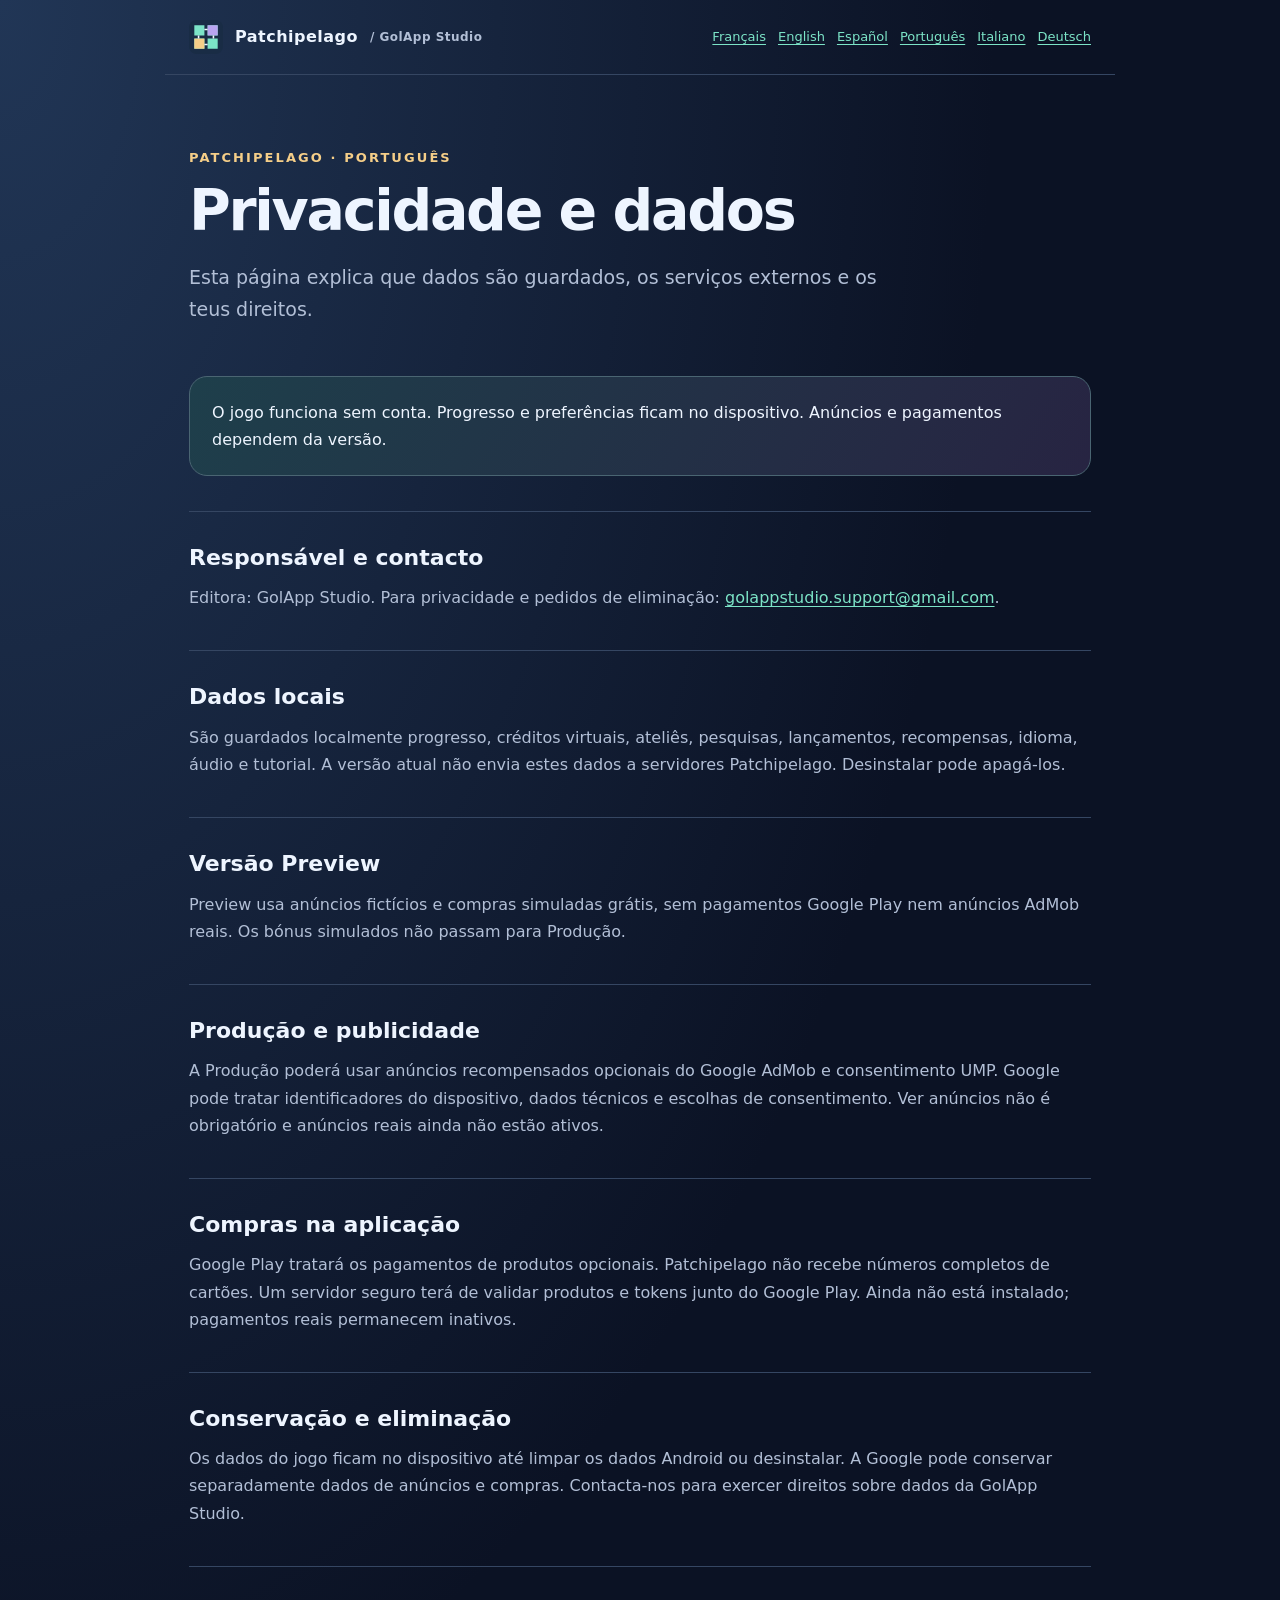
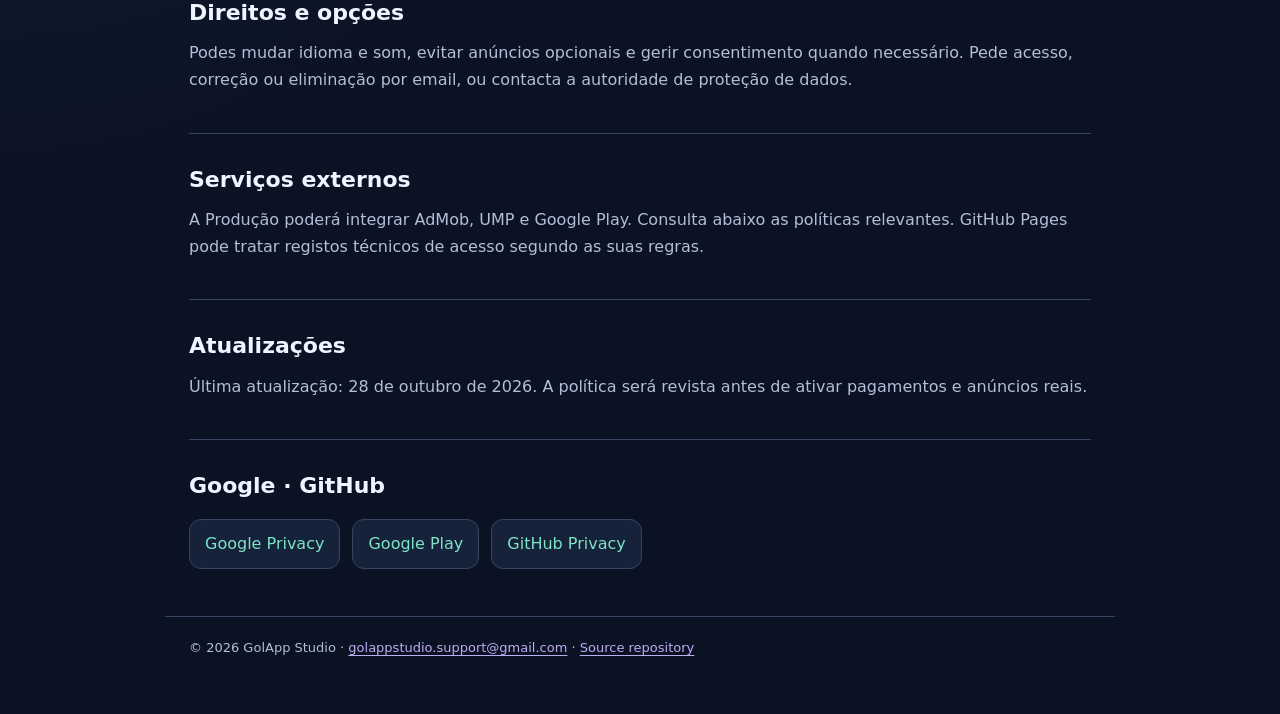
<file: pt.html>
<!doctype html>
<html lang="pt"><head><meta charset="utf-8"><meta name="viewport" content="width=device-width,initial-scale=1"><meta name="theme-color" content="#0b1224"><meta name="referrer" content="strict-origin-when-cross-origin"><meta name="description" content="Esta página explica que dados são guardados, os serviços externos e os teus direitos."><title>Privacidade e dados · Patchipelago</title><link rel="icon" href="./favicon.svg" type="image/svg+xml"><link rel="stylesheet" href="./styles.css"></head><body><header><a class="brand" href="./"><svg viewBox="0 0 64 64" role="img" aria-label="Patchipelago mark"><rect width="64" height="64" rx="14" fill="#192c45"/><path d="M10 10h19v19H10zM35 10h19v19H35zM10 35h19v19H10zM35 35h19v19H35z" fill="#7ce4c7"/><path d="M35 10h19v19H35z" fill="#b9a4ef"/><path d="M10 35h19v19H10z" fill="#f5ce88"/><path d="M29 18h6M18 29v6M46 29v6M29 46h6" stroke="#f0f7ff" stroke-width="3"/></svg> Patchipelago <span style="color:var(--muted);font-size:12px">/ GolApp Studio</span></a><nav class="lang" aria-label="Languages"><a hreflang="fr" lang="fr" href="./">Français</a><a hreflang="en" lang="en" href="./en.html">English</a><a hreflang="es" lang="es" href="./es.html">Español</a><a hreflang="pt" lang="pt" href="./pt.html">Português</a><a hreflang="it" lang="it" href="./it.html">Italiano</a><a hreflang="de" lang="de" href="./de.html">Deutsch</a></nav></header><main><div class="hero"><div class="eyebrow">Patchipelago · Português</div><h1>Privacidade e dados</h1><p class="lead">Esta página explica que dados são guardados, os serviços externos e os teus direitos.</p></div><div class="summary">O jogo funciona sem conta. Progresso e preferências ficam no dispositivo. Anúncios e pagamentos dependem da versão.</div><section class="section"><h2>Responsável e contacto</h2><p>Editora: GolApp Studio. Para privacidade e pedidos de eliminação: <a href="mailto:golappstudio.support@gmail.com">golappstudio.support@gmail.com</a>.</p></section>
<section class="section"><h2>Dados locais</h2><p>São guardados localmente progresso, créditos virtuais, ateliês, pesquisas, lançamentos, recompensas, idioma, áudio e tutorial. A versão atual não envia estes dados a servidores Patchipelago. Desinstalar pode apagá-los.</p></section>
<section class="section"><h2>Versão Preview</h2><p>Preview usa anúncios fictícios e compras simuladas grátis, sem pagamentos Google Play nem anúncios AdMob reais. Os bónus simulados não passam para Produção.</p></section>
<section class="section"><h2>Produção e publicidade</h2><p>A Produção poderá usar anúncios recompensados opcionais do Google AdMob e consentimento UMP. Google pode tratar identificadores do dispositivo, dados técnicos e escolhas de consentimento. Ver anúncios não é obrigatório e anúncios reais ainda não estão ativos.</p></section>
<section class="section"><h2>Compras na aplicação</h2><p>Google Play tratará os pagamentos de produtos opcionais. Patchipelago não recebe números completos de cartões. Um servidor seguro terá de validar produtos e tokens junto do Google Play. Ainda não está instalado; pagamentos reais permanecem inativos.</p></section>
<section class="section"><h2>Conservação e eliminação</h2><p>Os dados do jogo ficam no dispositivo até limpar os dados Android ou desinstalar. A Google pode conservar separadamente dados de anúncios e compras. Contacta-nos para exercer direitos sobre dados da GolApp Studio.</p></section>
<section class="section"><h2>Direitos e opções</h2><p>Podes mudar idioma e som, evitar anúncios opcionais e gerir consentimento quando necessário. Pede acesso, correção ou eliminação por email, ou contacta a autoridade de proteção de dados.</p></section>
<section class="section"><h2>Serviços externos</h2><p>A Produção poderá integrar AdMob, UMP e Google Play. Consulta abaixo as políticas relevantes. GitHub Pages pode tratar registos técnicos de acesso segundo as suas regras.</p></section>
<section class="section"><h2>Atualizações</h2><p>Última atualização: 28 de outubro de 2026. A política será revista antes de ativar pagamentos e anúncios reais.</p></section><section class="section"><h2>Google · GitHub</h2><div class="linkcards"><a href="https://policies.google.com/privacy" target="_blank" rel="noopener noreferrer">Google Privacy</a><a href="https://support.google.com/googleplay/answer/2479637" target="_blank" rel="noopener noreferrer">Google Play</a><a href="https://docs.github.com/en/site-policy/privacy-policies/github-general-privacy-statement" target="_blank" rel="noopener noreferrer">GitHub Privacy</a></div></section></main><footer>© 2026 GolApp Studio · <a href="mailto:golappstudio.support@gmail.com">golappstudio.support@gmail.com</a> · <a href="https://github.com/ShamsGolap/patchipelago-privacy">Source repository</a></footer></body></html>
</file>
<file: styles.css>
:root{color-scheme:dark;--bg:#0b1224;--panel:#16213a;--line:#354662;--mint:#7ce4c7;--lav:#bdadef;--gold:#f5ce88;--text:#eef5ff;--muted:#b2bfd6;font:16px/1.7 system-ui,-apple-system,Segoe UI,Roboto,sans-serif}*{box-sizing:border-box}body{margin:0;background:radial-gradient(ellipse at top left,#213656 0,transparent 55%),var(--bg);color:var(--text)}a{color:var(--mint);text-underline-offset:3px}a:hover{color:#fff}a:focus-visible{outline:3px solid var(--gold);outline-offset:4px}header,main,footer{max-width:950px;margin:auto;padding:20px 24px}header{display:flex;align-items:center;justify-content:space-between;gap:12px;flex-wrap:wrap;border-bottom:1px solid var(--line)}.brand{display:flex;gap:12px;align-items:center;font-weight:800;letter-spacing:.03em;color:var(--text);text-decoration:none}.brand svg{width:34px;height:34px}.lang{display:flex;gap:12px;flex-wrap:wrap;font-size:13px}.hero{padding:52px 0 16px}.eyebrow{text-transform:uppercase;color:var(--gold);font-size:13px;font-weight:700;letter-spacing:.16em}h1{font-size:clamp(32px,6vw,57px);line-height:1.12;letter-spacing:-.04em;margin:10px 0 18px}h2{font-size:22px;margin:0 0 8px}p{margin:0 0 12px}.lead{font-size:19px;color:var(--muted);max-width:720px}.summary{background:linear-gradient(120deg,#1e3f4b,#272442);border:1px solid #4a6572;padding:22px;border-radius:18px;margin:22px 0 35px}.section{padding:27px 0;border-top:1px solid var(--line)}.section p{color:var(--muted)}.linkcards{display:flex;gap:12px;flex-wrap:wrap;margin-top:15px}.linkcards a{border:1px solid var(--line);border-radius:12px;padding:10px 15px;background:var(--panel);text-decoration:none}footer{border-top:1px solid var(--line);color:var(--muted);font-size:13px;padding-bottom:55px}footer a{color:var(--lav)}@media(max-width:520px){header,main,footer{padding-left:18px;padding-right:18px}.hero{padding-top:35px}.lang{gap:10px}}
</file>
